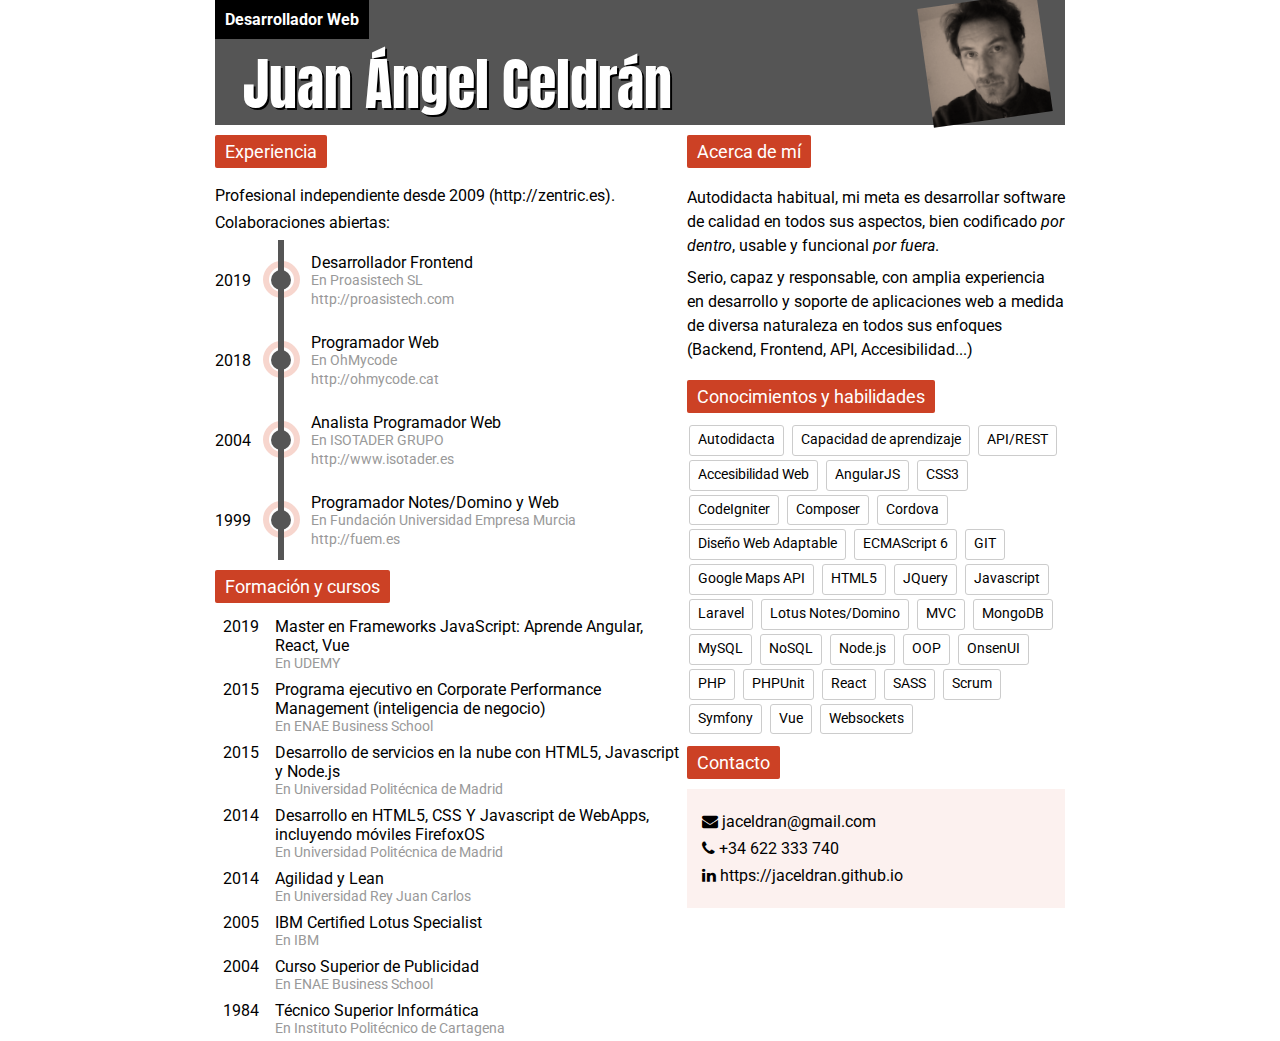
<file: index.html>
<!DOCTYPE html>
<html lang="es">
	<head>
		<title>CV de Juan Ángel Celdrán</title>
		<link rel="icon" href="../img/sonimatec.ico" />
		<meta charset="utf-8" />
		<link
			rel="stylesheet"
			href="https://cdnjs.cloudflare.com/ajax/libs/font-awesome/4.7.0/css/font-awesome.min.css"
		/>
		<link rel="stylesheet" href="../css/layout.css" />
		<link rel="stylesheet" href="../css/header.css" />
		<link rel="stylesheet" href="experience.css" />
		<link rel="stylesheet" href="skills.css" />
		<link rel="stylesheet" href="education.css" />
	</head>
	<body>
		<header>
			<div>
				<div class="name">Juan Ángel Celdrán</div>
				<div class="position">Desarrollador Web</div>
				<!-- <nav class="main no-print">
					<a class="fa fa-home" href="../"></a>
					<a class="active" href="./">Resumen</a>
					<a href="portfolio-clientes.html">Portfolio</a>
				</nav> -->
			</div>
			<div class="photo">
				<img src="yo-brown.png" />
			</div>
		</header>

		<main>
			<div class="col">
				<div id="timeline-experience"></div>
				<!-- <div id="education"></div> -->
				<div id="education-other"></div>
			</div>

			<div class="col">
				<div id="about" class="col">
					<h2>Acerca de mí</h2>
					<p style="line-height:1.5;">
						Autodidacta habitual, mi meta es desarrollar software de
						calidad en todos sus aspectos, bien codificado
						<em>por dentro</em>, usable y funcional
						<em>por fuera</em>.
					</p>
					<p style="line-height:1.5;">
						Serio, capaz y responsable, con amplia experiencia en
						desarrollo y soporte de aplicaciones web a medida de
						diversa naturaleza en todos sus enfoques (Backend,
						Frontend, API, Accesibilidad...)
					</p>
				</div>
				<h2>Conocimientos y habilidades</h2>
				<div id="skills-list"></div>
				<!-- <div id="skills-table"></div> -->
				<!-- <div id="skills-other"></div> -->

				<h2>Contacto</h2>
				<div class="box">
					<p><i class="fa fa-envelope"></i> jaceldran@gmail.com</p>
					<p><i class="fa fa-phone"></i> +34 622 333 740</p>
					<p>
						<a
							target="_blank"
							type="text/html"
							href="https://jaceldran.github.io"
						>
							<i class="fa fa-linkedin"></i>
							https://jaceldran.github.io</a
						>
					</p>
				</div>
			</div>

			<!-- <div class="row">

				<div class="col">
					<div id="timeline-experience"></div>
				</div>

				<div class="col">
					<div id="skills-table"></div>
					<div id="skills-other"></div>
				</div>
			</div>

			<div class="row">
				<div class="col">
					<div id="education"></div>
				</div>
				<div class="col">
					<div id="education-other"></div>
				</div>
			</div>

			<div class="row">

				<div id="about" class="col">
					<h2>Acerca de mí</h2>
					<p style="line-height:1.5;">
					Autodidacta habitual, mi meta es desarrollar
					software de calidad en todos sus aspectos, bien codificado
					<em>por dentro</em>,  usable y funcional <em>por fuera</em>.
					Me defiendo con el diseño gráfico y tengo bases
					sólidas de contabilidad & análisis financiero por
					mi actividad profesional anterior (1984-1999).</p>
				</div>

				<div id="contact" class="col">
					<h2>Contacto</h2>
					<div class="box">
						<p><i class="fa fa-envelope"></i> jaceldran@gmail.com</p>
						<p><i class="fa fa-phone"></i> +34 622 333 740</p>
						<p><a target="_blank" type="text/html" href="https://github.com/jaceldran">
							<i class="fa fa-github"></i> https://github.com/jaceldran</a>
						</p>
						<p><a target="_blank" type="text/html" href="https://linkedin.com/in/jaceldran">
							<i class="fa fa-linkedin"></i> https://linkedin.com/in/jaceldran</a>
						</p>
					</div>
				</div>

			</div> -->
		</main>

		<script src="app.js"></script>
		<script src="experience.js"></script>
		<script src="education.js"></script>
		<script src="education-other.js"></script>
		<script src="skills.js"></script>
	</body>
</html>
</file>
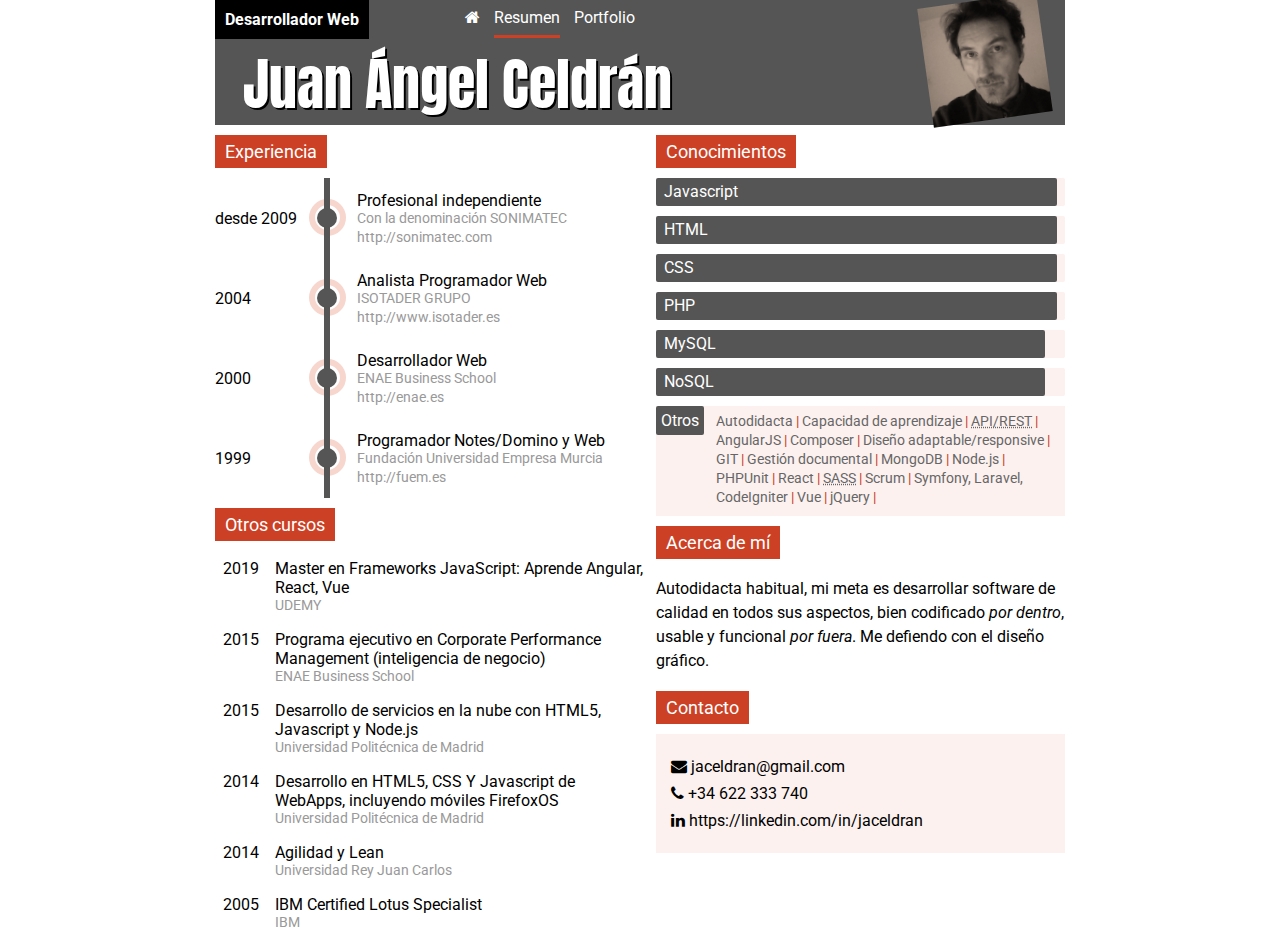
<file: old/v1/index.html>
<!DOCTYPE html>
<html lang="es">
	<head>
		<title>CV de Juan Ángel Celdrán</title>
		<link rel="icon" href="../img/sonimatec.ico" />
		<meta charset="utf-8" />
		<link
			rel="stylesheet"
			href="https://cdnjs.cloudflare.com/ajax/libs/font-awesome/4.7.0/css/font-awesome.min.css"
		/>
		<link rel="stylesheet" href="../css/layout.css" />
		<link rel="stylesheet" href="../css/header.css" />
		<link rel="stylesheet" href="experience.css" />
		<link rel="stylesheet" href="skills.css" />
		<link rel="stylesheet" href="education.css" />
	</head>
	<body>
		<header>
			<div>
				<div class="name">Juan Ángel Celdrán</div>
				<div class="position">Desarrollador Web</div>
				<nav class="main no-print">
					<a class="fa fa-home" href="../"></a>
					<a class="active" href="./">Resumen</a>
					<a href="portfolio-clientes.html">Portfolio</a>
				</nav>
			</div>
			<div class="photo">
				<img src="yo-brown.png" />
			</div>
		</header>

		<main>
			<div class="col">
				<div id="timeline-experience"></div>

				<!-- <div id="education"></div> -->
				<div id="education-other"></div>
			</div>

			<div class="col">
				<div id="skills-table"></div>
				<div id="skills-other"></div>

				<div id="about" class="col">
					<h2>Acerca de mí</h2>
					<p style="line-height:1.5;">
						Autodidacta habitual, mi meta es desarrollar software de
						calidad en todos sus aspectos, bien codificado
						<em>por dentro</em>, usable y funcional
						<em>por fuera</em>. Me defiendo con el diseño gráfico.
					</p>
				</div>

				<h2>Contacto</h2>
				<div class="box">
					<p><i class="fa fa-envelope"></i> jaceldran@gmail.com</p>
					<p><i class="fa fa-phone"></i> +34 622 333 740</p>
					<p>
						<a
							target="_blank"
							type="text/html"
							href="https://linkedin.com/in/jaceldran"
						>
							<i class="fa fa-linkedin"></i>
							https://linkedin.com/in/jaceldran</a
						>
					</p>
				</div>
			</div>

			<!-- <div class="row">

				<div class="col">
					<div id="timeline-experience"></div>
				</div>

				<div class="col">
					<div id="skills-table"></div>
					<div id="skills-other"></div>
				</div>
			</div>

			<div class="row">
				<div class="col">
					<div id="education"></div>
				</div>
				<div class="col">
					<div id="education-other"></div>
				</div>
			</div>

			<div class="row">

				<div id="about" class="col">
					<h2>Acerca de mí</h2>
					<p style="line-height:1.5;">
					Autodidacta habitual, mi meta es desarrollar
					software de calidad en todos sus aspectos, bien codificado
					<em>por dentro</em>,  usable y funcional <em>por fuera</em>.
					Me defiendo con el diseño gráfico y tengo bases
					sólidas de contabilidad & análisis financiero por
					mi actividad profesional anterior (1984-1999).</p>
				</div>

				<div id="contact" class="col">
					<h2>Contacto</h2>
					<div class="box">
						<p><i class="fa fa-envelope"></i> jaceldran@gmail.com</p>
						<p><i class="fa fa-phone"></i> +34 622 333 740</p>
						<p><a target="_blank" type="text/html" href="https://github.com/jaceldran">
							<i class="fa fa-github"></i> https://github.com/jaceldran</a>
						</p>
						<p><a target="_blank" type="text/html" href="https://linkedin.com/in/jaceldran">
							<i class="fa fa-linkedin"></i> https://linkedin.com/in/jaceldran</a>
						</p>
					</div>
				</div>

			</div> -->
		</main>

		<script src="app.js"></script>
		<script src="experience.js"></script>
		<script src="education.js"></script>
		<script src="education-other.js"></script>
		<script src="skills.js"></script>
	</body>
</html>
</file>
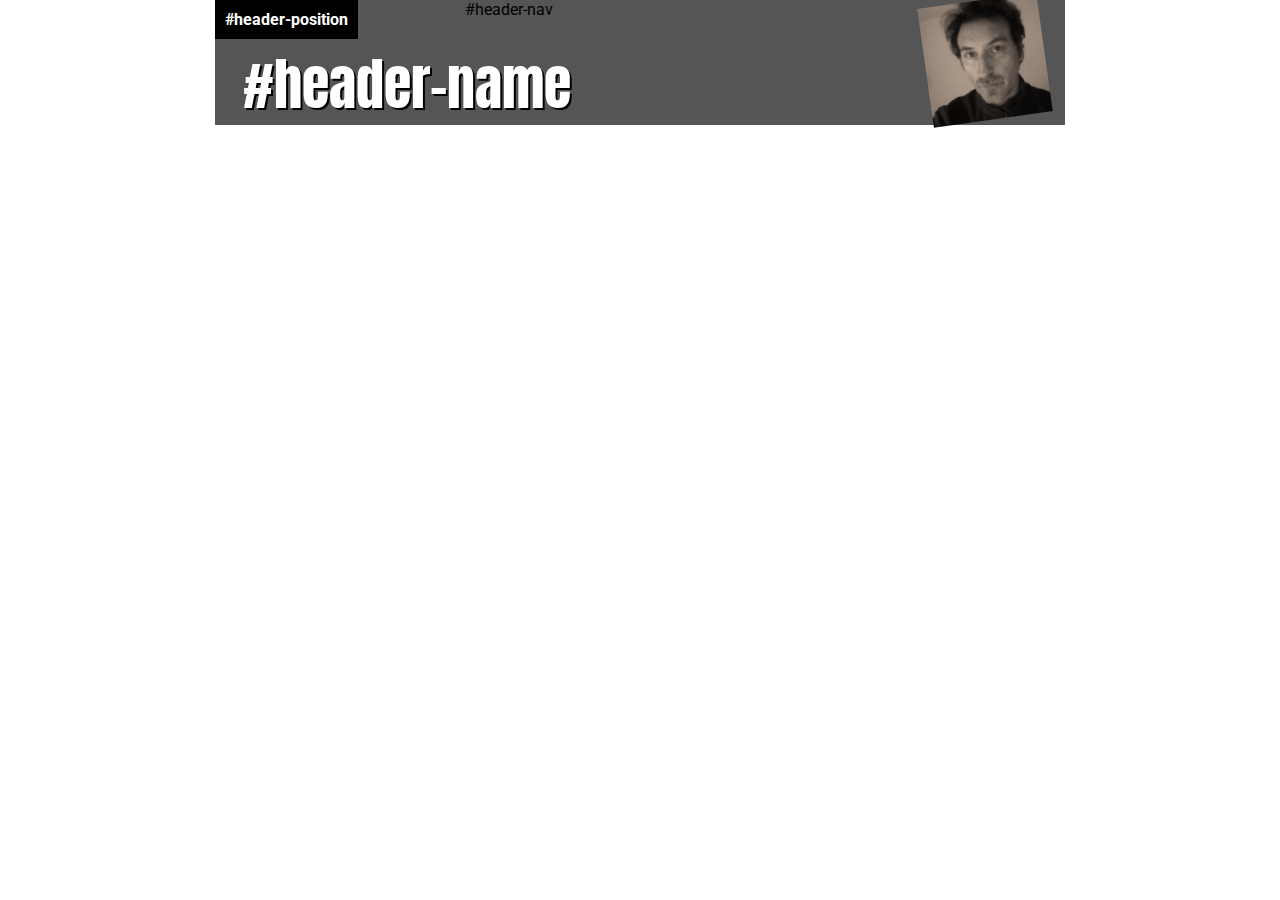
<file: index.dev.html>
<!doctype HTML>
<html lang="es">

	<head>
		<meta charset="UTF-8">
		<meta http-equiv="X-UA-Compatible" content="IE=edge">
		<meta name="viewport" content="width=device-width, initial-scale=1">
		<title>Juan Ángel Celdrán</title>
		<link rel="stylesheet" href="https://cdnjs.cloudflare.com/ajax/libs/font-awesome/4.7.0/css/font-awesome.min.css">
		<link rel="stylesheet" href="./css/layout.css">
		<link rel="stylesheet" href="./css/header.css">
	</head>

	<body>

		<header>
			<div>
				<div class="name" id="header-name">#header-name</div>
				<div class="position" id="header-position">#header-position</div>
				<nav class="main no-print" id="header-nav">#header-nav
					<!--a class="active" href="./">Resumen</a>
					<a href="portfolio-clientes.html">Portfolio</a-->
				</nav>
			</div>
			<div class="photo">
				<img src="yo-brown.png">
			</div>			
		</header>

		<main></main>

		<template id="">
		</template>

		<script src="./js/app.js"></script>

	</body>

</html>
</file>
<file: css/layout.css>
/**
 * layout
 */

@import url("https://fonts.googleapis.com/css?family=Roboto|Anton|Open+Sans|Prompt");

* {
	margin: 0;
	padding: 0;
	box-sizing: border-box;
	font-family: Roboto, Prompt, sans-serif;
	font-size: medium;
	color: inherit;
	font-size: inherit;
}

acronym {
	cursor: help;
}

body {
	max-width: 850px;
	margin: 0 auto;
	position: relative;
	height: 100vh;
}

table {
	border-collapse: collapse;
}

main .row {
	display: flex;
	justify-content: space-between;
}
main .row .col {
	flex: 1 1 0;
	margin: 0 5px;
}

h2 {
	padding: 6px 10px;
	font-size: 115%;
	background-color: #cc4125;
	color: #fff;
	display: inline-block;
	margin: 10px 0;
	border-radius: 2px;
	font-weight: normal;
}

hr {
	height: 0;
	border: 1px dotted rgba(0, 0, 0, 0.3);
	border-width: 1px 0 0 0;
	margin: 10px 0;
}

p {
	margin: 0.5em 0;
}

a {
	text-decoration: none;
}

.box {
	background-color: #fcf1ef;
	padding: 15px;
}

.no-wrap {
	white-space: nowrap;
}

.icon-brand {
	background-image: url(http://cdn.zentric.es/img/favicon.ico);
	background-repeat: no-repeat;
	background-position: 0 50%;
}
.icon-brand::before {
	content: "";
	width: 16px;
	display: inline-block;
}

main {
	display: grid;
	grid-template-columns: auto auto;
}

/* https://escss.blogspot.com/2012/05/estilos-css-para-imprimir-la-regla-page.html */
@page {
	size: A4;
	margin: 0;
	padding: 0;
	overflow: hidden;
}

@media screen {
	.page-break {
		display: none;
	}
}

@media print {
	.no-print {
		display: none !important;
	}

	.page-break {
		display: block;
		page-break-before: always;
	}

	main > .col {
		margin: 0 10px;
	}
}
</file>
<file: css/header.css>
header {
	display: flex;
	justify-content: space-between;
	background-color: #555;
	position: relative;
	border-radius: 0;
	height: 125px;	
}

header .name {
	font-family: Anton,Montserrat,Fjalla One,montserrat;
	font-size: 350%;	
	position:absolute;
	top: 42px;
	left: .5em;
	color: #fff;
	text-shadow: 2px 2px 0px #000;
}
header .position {
	position:absolute;
	top: 0;
	left: 0;
	font-weight: bold;
	display: inline-block;
	color: #fff;
	background-color: #000;
	padding: 10px;
	text-align:center;
	border-radius: 0px;
}


header nav.main {
	position: absolute;
	top: 0;
	left: 250px;
	--background-color: #000;	
	display: inline-block;
	--color:#fff;
}
header nav.main a {
	color: #fff;
	display: inline-block;
	padding: 8px 0;
	margin-right: 10px;
}
header nav.main a.active {
	border-bottom: 3px solid #cc4125;
	--color: #fff;
	--font-weight: bold;
	--background-color: #555;
	--background-color: #ffd;
}

header .photo {
	width: 120px;
}

header .photo img {
	width: 100%;
	transform: translateX(-20px) rotate(-8deg);
}
</file>
<file: experience.css>
.timeline .date {
	font-weight: bold;
}
.position {
	/* font-weight: 600; */
}
.location {
	font-size: 90%;
	color: #999;
}
.location:before {
	content: "En ";
}
.url a {
	font-size: 90%;
	color: #999;
}

/**
 * dots
 */

.dot-container {
	width: 60px;
}
.dot {
	display: block;
	position: relative;
	top: 0;
	left: 0;
	height: 80px;
	width: 6px;
	margin: 0 auto;
	background-color: #555;
}
.dot:before {
	content: "";
	display: block;
	position: absolute;
	z-index: -1;
	transform: translateX(-15px) translateY(21px);
	border-radius: 50%;
	border: 6px solid #f7d6ce;
	height: 25px;
	width: 25px;
}
.dot:after {
	content: "";
	display: block;
	position: absolute;
	transform: translateX(-7px) translateY(30px);
	border-radius: 50%;
	height: 20px;
	width: 20px;
	background-color: #555;
	--background-color: #cc4125;
}
/*.dot, .dot:after {
		background-color: #555;
	}*/

table tr:first-child .dot:after {
	--background-color: #c69;
	--transform: translateX(-6px) translateY(-2px);
}
</file>
<file: skills.css>
/**
 * scores
 */

#skills-other {
	background-color: #eee;
	background-color: #fcf1ef;
	padding: 5px 10px 10px 60px;
	position: relative;
}
#skills-other:before {
	content: "Otros";
	display: inline-block;
	background-color: #555;
	color: #fff;
	padding: 5px;
	position: absolute;
	top: 0;
	left: 0;
	border-radius: 2px;
}

#skills-list {
	width: 100%;
}

#skills-list .tag {
	display: inline-block;
	font-size: 90%;
	border: 1px solid #ccc;
	border-radius: 3px;
	/* color: #666; */
	margin: 2px;
	padding: 0 0.5rem;
	line-height: 2;
	/* text-transform: uppercase; */
}

.score-container {
	width: 100%;
	height: 28px;
	position: relative;
	margin: 0 0 10px 0;
	background-color: #eee;
	background-color: #fcf1ef;
	border-radius: 2px;
}

.score-container > .skill {
	position: absolute;
	top: 0;
	left: 0.5rem;
	color: #fff;
	line-height: 28px;
	font-size: inherit;
}

.score-container > .score {
	position: absolute;
	top: 0;
	left: 0;
	height: 28px;
	background-color: #555;
	border-radius: 2px;
}
</file>
<file: education.css>
table.education tr {
	vertical-align: top;
}
.education td {
	padding: 4px 8px;
}
</file>
<file: old/css/layout.css>
/**
 * layout
 */

@import url("https://fonts.googleapis.com/css?family=Roboto|Anton|Open+Sans|Prompt");

* {
	margin: 0;
	padding: 0;
	box-sizing: border-box;
	font-family: Roboto, Prompt, sans-serif;
	font-size: medium;
	color: inherit;
	font-size: inherit;
}

acronym {
	cursor: help;
}

body {
	max-width: 850px;
	margin: 0 auto;
	position: relative;
	height: 100vh;
}

table {
	border-collapse: collapse;
}

main .row {
	display: flex;
	justify-content: space-between;
}
main .row .col {
	flex: 1 1 0;
	margin: 0 5px;
}

h2 {
	padding: 6px 10px;
	font-size: 115%;
	background-color: #cc4125;
	color: #fff;
	display: inline-block;
	margin: 10px 0;
	border-radius: 0px;
	font-weight: normal;
}

hr {
	height: 0;
	border: 1px dotted rgba(0, 0, 0, 0.3);
	border-width: 1px 0 0 0;
	margin: 10px 0;
}

p {
	margin: 0.5em 0;
}

a {
	text-decoration: none;
}

.box {
	background-color: #fcf1ef;
	padding: 15px;
}

.no-wrap {
	white-space: nowrap;
}

.icon-brand {
	background-image: url(http://cdn.zentric.es/img/favicon.ico);
	background-repeat: no-repeat;
	background-position: 0 50%;
}
.icon-brand::before {
	content: "";
	width: 16px;
	display: inline-block;
}

main {
	display: grid;
	width: 100%;
	/* height: 100vh; */
	grid-template-columns: auto auto;
}

/* https://escss.blogspot.com/2012/05/estilos-css-para-imprimir-la-regla-page.html */
/* @page {
	size: auto;
	margin: 0;
}

@media screen {
	.page-break {
		display: none;
	}
}

@media print {
	.no-print {
		display: none !important;
	}

	.page-break {
		display: block;
		page-break-before: always;
	}

	main > .col {
		margin: 0 10px;
	}
} */
</file>
<file: old/css/header.css>
header {
	display: flex;
	justify-content: space-between;
	background-color: #555;
	position: relative;
	border-radius: 0;
	height: 125px;	
}

header .name {
	font-family: Anton,Montserrat,Fjalla One,montserrat;
	font-size: 350%;	
	position:absolute;
	top: 42px;
	left: .5em;
	color: #fff;
	text-shadow: 2px 2px 0px #000;
}
header .position {
	position:absolute;
	top: 0;
	left: 0;
	font-weight: bold;
	display: inline-block;
	color: #fff;
	background-color: #000;
	padding: 10px;
	text-align:center;
	border-radius: 0px;
}


header nav.main {
	position: absolute;
	top: 0;
	left: 250px;
	--background-color: #000;	
	display: inline-block;
	--color:#fff;
}
header nav.main a {
	color: #fff;
	display: inline-block;
	padding: 8px 0;
	margin-right: 10px;
}
header nav.main a.active {
	border-bottom: 3px solid #cc4125;
	--color: #fff;
	--font-weight: bold;
	--background-color: #555;
	--background-color: #ffd;
}

header .photo {
	width: 120px;
}

header .photo img {
	width: 100%;
	transform: translateX(-20px) rotate(-8deg);
}
</file>
<file: old/v1/experience.css>
.timeline .date {
	font-weight: bold;
}
.location {
	font-size: 90%; 
	color: #999;
}
.url a {
	font-size: 90%;
	color: #999;
}

/**
 * dots 
 */

	.dot-container {
		width: 60px;
	}
	.dot {
		display: block;
		position: relative;
		top: 0;
		left: 0;
		height: 80px;
		width: 6px;
		margin: 0 auto;
		background-color: #555;
	}
	.dot:before {
		content: '';
		display: block;
		position: absolute;
		z-index: -1;
		transform: translateX(-15px) translateY(21px);
		border-radius: 50%;
		border: 6px solid  #f7d6ce;
		height: 25px;
		width: 25px;
	}
	.dot:after {
		content: '';
		display: block;
		position: absolute;
		transform: translateX(-7px) translateY(30px);
		border-radius: 50%;
		height: 20px;
		width: 20px;
		background-color: #555;
		--background-color:  #cc4125;
	}
	/*.dot, .dot:after {
		background-color: #555;
	}*/

	table tr:first-child .dot:after {
		--background-color: #c69;
		--transform: translateX(-6px) translateY(-2px);
	}
</file>
<file: old/v1/skills.css>
/**
 * scores 
 */

#skills {
	width: 600px;
}

#skills-other {
	background-color: #eee;
	background-color: #fcf1ef;
	padding: 5px 10px 10px 60px;
	position: relative;
}
#skills-other:before {
	content: 'Otros';
	display: inline-block;
	background-color: #555;
	color: #fff;
	padding: 5px;
	position: absolute;
	top: 0;
	left: 0;
	border-radius: 2px;
}
#skills-other .tag {
	font-size: 90%;
	color: #666;
}
#skills-other .tag:after {
	content: ' | ';
	color: #cc4125;
}

.score-container {
	width: 100%;
	height: 28px;
	position: relative;
	margin: 0 0 10px 0;
	background-color: #eee;
	background-color: #fcf1ef;
	border-radius: 2px;
}

.score-container > .skill {
	position: absolute;
	top: 0;
	left: .5rem;
	color: #fff;
	line-height: 28px;
	font-size: inherit;	
}

.score-container > .score {
	position: absolute;
	top: 0;
	left: 0;
	height: 28px;
	background-color: #555;
	border-radius: 2px;
}
</file>
<file: old/v1/education.css>
table.education tr {
	vertical-align: top;
}
.education td {
	padding: 8px;
}
.education .date {}
</file>
